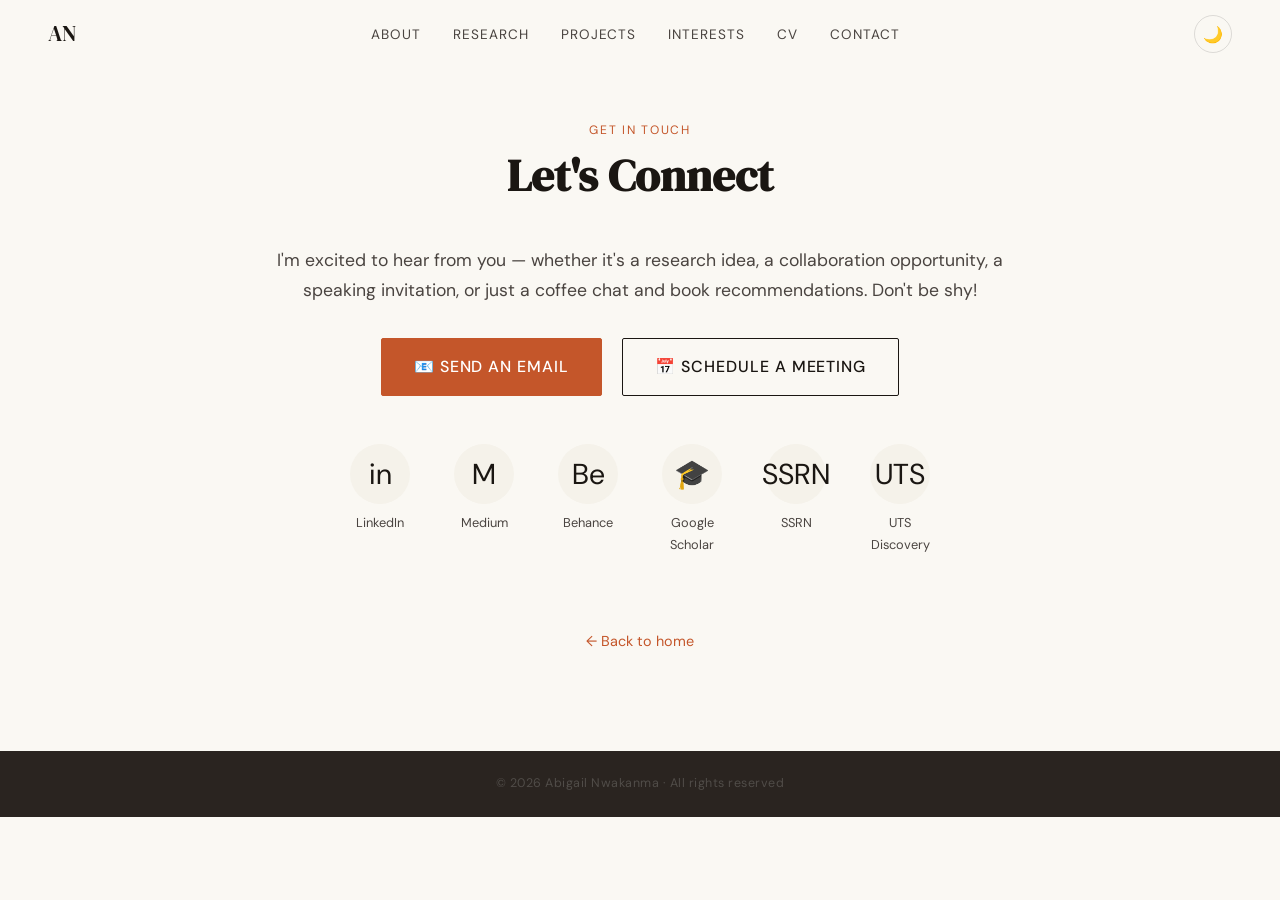
<file: contact.html>
<!DOCTYPE html>
<html lang="en">
<head>
  <meta charset="UTF-8" />
  <meta name="viewport" content="width=device-width, initial-scale=1.0" />
  <title>Contact — Abigail Nwakanma</title>
  <link rel="stylesheet" href="style.css" />
  <link href="https://fonts.googleapis.com/css2?family=DM+Serif+Display:ital@0;1&family=DM+Sans:wght@300;400;500&display=swap" rel="stylesheet" />
  <style>
    /* additional inline styles for icon grid (non-list) */
    .social-grid {
      display: flex;
      flex-wrap: wrap;
      justify-content: center;
      gap: 24px;
      margin: 32px 0;
    }
    .social-icon {
      display: flex;
      flex-direction: column;
      align-items: center;
      text-decoration: none;
      color: var(--ink);
      transition: transform 0.2s;
      width: 80px;
    }
    .social-icon:hover {
      transform: translateY(-4px);
    }
    .social-icon .icon-circle {
      width: 60px;
      height: 60px;
      background: var(--warm-white);
      border-radius: 50%;
      display: flex;
      align-items: center;
      justify-content: center;
      font-size: 1.8rem;
      margin-bottom: 8px;
      border: 1px solid var(--border);
      transition: background 0.2s;
    }
    .social-icon:hover .icon-circle {
      background: var(--accent-pale);
      border-color: var(--accent);
    }
    .social-icon span:last-child {
      font-size: 0.8rem;
      color: var(--ink-soft);
    }
    .btn-large {
      padding: 14px 32px;
      font-size: 1rem;
    }
    .back-link {
      display: inline-block;
      margin-top: 40px;
      color: var(--accent);
      text-decoration: none;
      font-size: 0.9rem;
    }
    .back-link:hover {
      text-decoration: underline;
    }
  </style>
</head>
<body>

<nav id="navbar">
  <a href="index.html" class="nav-logo">AN</a>
  <ul class="nav-links">
    <li><a href="index.html">About</a></li>
    <li><a href="research.html">Research</a></li>
    <li><a href="projects.html">Projects</a></li>
    <li><a href="interests.html">Interests</a></li>
    <li><a href="cv.html">CV</a></li>
    <li><a href="contact.html">Contact</a></li>
  </ul>
  <div class="nav-right">
    <button class="theme-toggle" id="themeToggle"><span class="theme-icon" id="themeIcon">🌙</span></button>
    <button class="nav-toggle" onclick="toggleMenu()"><span></span><span></span><span></span></button>
  </div>
</nav>

<div class="mobile-menu" id="mobileMenu">
  <a href="index.html" onclick="toggleMenu()">About</a>
  <a href="research.html" onclick="toggleMenu()">Research</a>
  <a href="projects.html" onclick="toggleMenu()">Projects</a>
  <a href="interests.html" onclick="toggleMenu()">Interests</a>
  <a href="cv.html" onclick="toggleMenu()">CV</a>
  <a href="contact.html" onclick="toggleMenu()">Contact</a>
</div>

<section class="section" style="padding-top: 120px; text-align: center;">
  <div class="container" style="max-width: 800px;">
    <div class="section-label">Get in Touch</div>
    <h1 class="section-title">Let's Connect</h1>
    
    <p style="font-size: 1.1rem; color: var(--ink-soft); margin-bottom: 32px;">
      I'm excited to hear from you — whether it's a research idea, a collaboration opportunity, 
      a speaking invitation, or just a coffee chat and book recommendations. Don't be shy!
    </p>

    <div style="display: flex; gap: 20px; justify-content: center; flex-wrap: wrap; margin-bottom: 48px;">
      <a href="mailto:abigailnwakanma5@gmail.com" class="btn-primary btn-large">📧 Send an email</a>
      <a href="https://calendly.com/abigailnwakanma5/30min" class="btn-secondary btn-large" id="scheduleBtn">📅 Schedule a meeting</a>
    </div>

    <div class="social-grid">
      <a href="#" target="_blank" class="social-icon">
        <div class="icon-circle">in</div>
        <span>LinkedIn</span>
      </a>
      <a href="#" target="_blank" class="social-icon">
        <div class="icon-circle">M</div>
        <span>Medium</span>
      </a>
      <a href="#" target="_blank" class="social-icon">
        <div class="icon-circle">Be</div>
        <span>Behance</span>
      </a>
      <a href="#" target="_blank" class="social-icon">
        <div class="icon-circle">🎓</div>
        <span>Google Scholar</span>
      </a>
      <a href="#" target="_blank" class="social-icon">
        <div class="icon-circle">SSRN</div>
        <span>SSRN</span>
      </a>
      <a href="#" target="_blank" class="social-icon">
        <div class="icon-circle">UTS</div>
        <span>UTS Discovery</span>
      </a>
    </div>

    <a href="index.html" class="back-link">← Back to home</a>
  </div>
</section>

<footer><p>© 2026 Abigail Nwakanma · All rights reserved</p></footer>

<script src="script.js"></script>
<script>
  // Placeholder for scheduling – replace with your Calendly link
  document.getElementById('scheduleBtn')?.addEventListener('click', (e) => {
    e.preventDefault();
    alert('https://calendly.com/abigailnwakanma5/30min');
    // window.open('https://calendly.com/your-link', '_blank');
  });
</script>
</body>
</html>
</file>
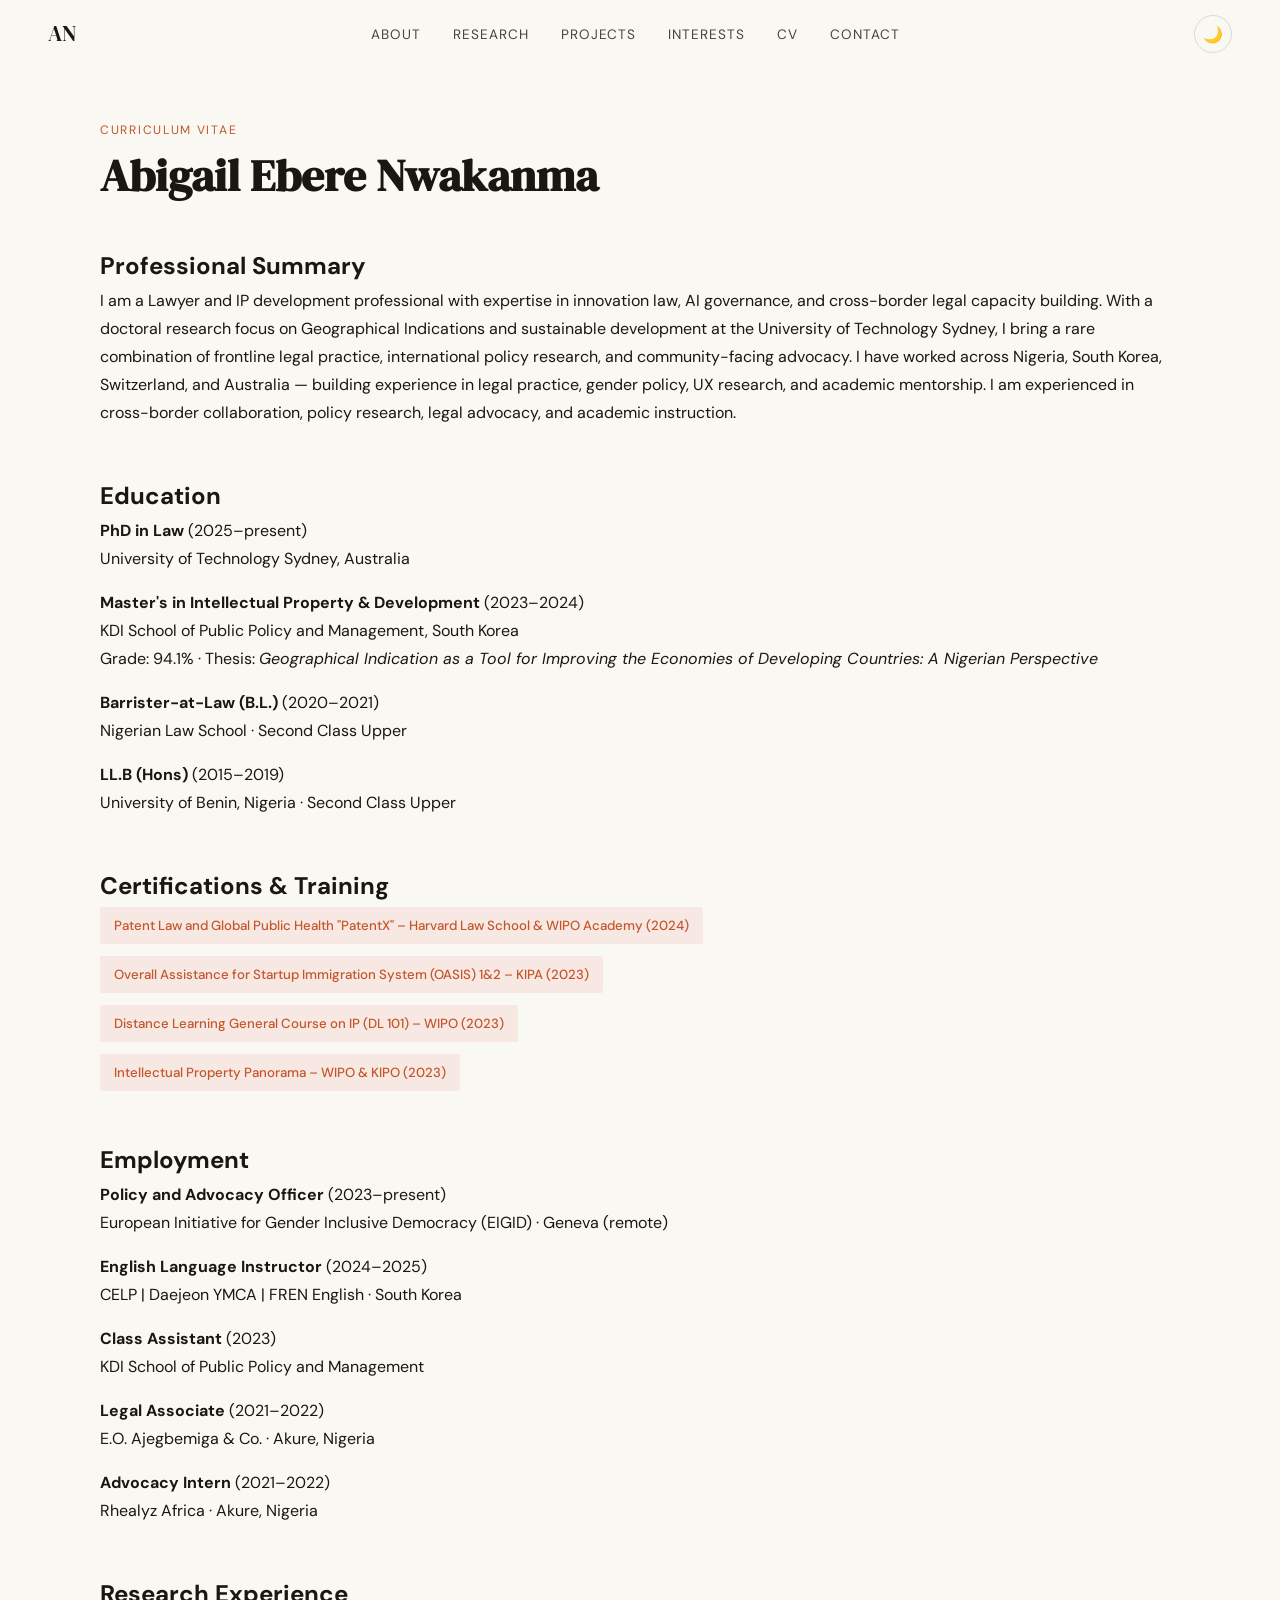
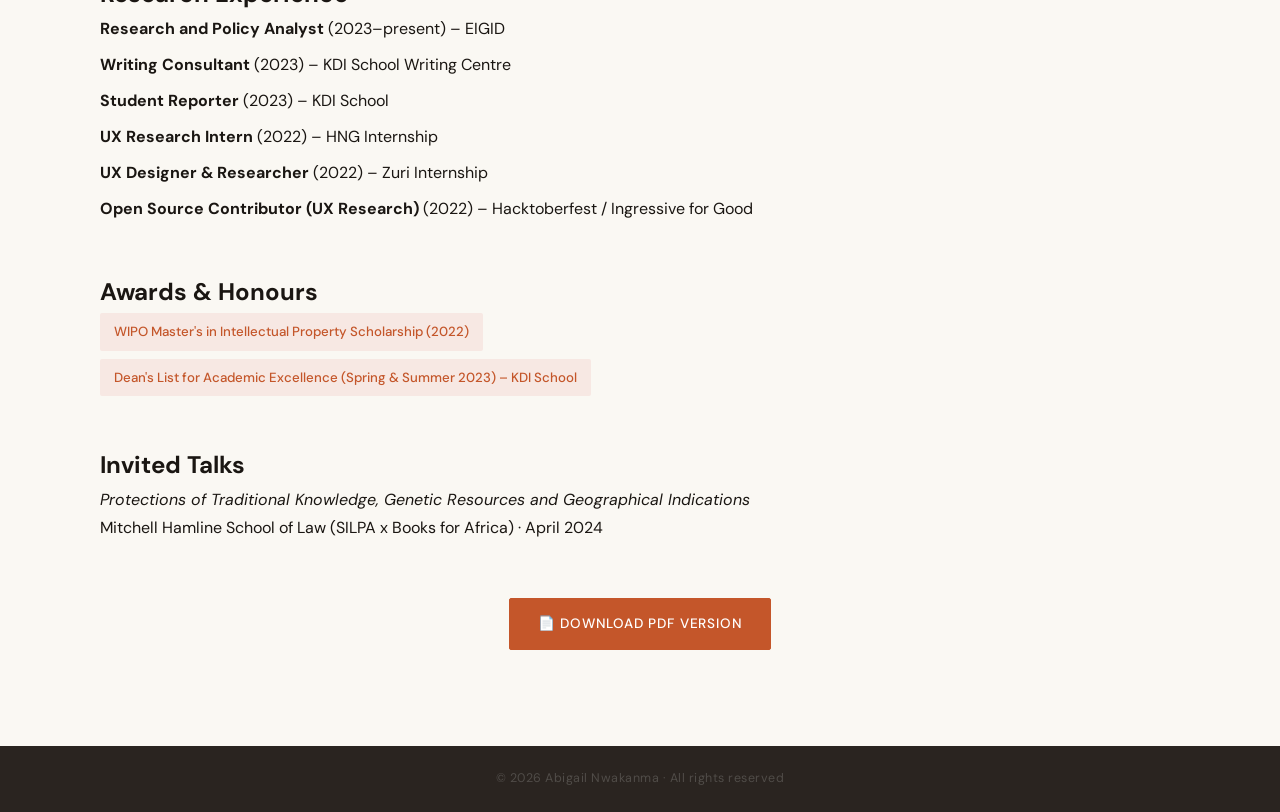
<file: cv.html>
<!DOCTYPE html>
<html lang="en">
<head>
  <meta charset="UTF-8" />
  <meta name="viewport" content="width=device-width, initial-scale=1.0" />
  <title>CV — Abigail Nwakanma</title>
  <link rel="stylesheet" href="style.css" />
  <link href="https://fonts.googleapis.com/css2?family=DM+Serif+Display:ital@0;1&family=DM+Sans:wght@300;400;500&display=swap" rel="stylesheet" />
</head>
<body>

<nav id="navbar">
  <a href="index.html" class="nav-logo">AN</a>
  <ul class="nav-links">
    <li><a href="index.html">About</a></li>
    <li><a href="research.html">Research</a></li>
    <li><a href="projects.html">Projects</a></li>
    <li><a href="interests.html">Interests</a></li>
    <li><a href="cv.html">CV</a></li>
    <li><a href="contact.html">Contact</a></li>
  </ul>
  <div class="nav-right">
    <button class="theme-toggle" id="themeToggle"><span class="theme-icon" id="themeIcon">🌙</span></button>
    <button class="nav-toggle" onclick="toggleMenu()"><span></span><span></span><span></span></button>
  </div>
</nav>

<div class="mobile-menu" id="mobileMenu">
  <a href="index.html" onclick="toggleMenu()">About</a>
  <a href="research.html" onclick="toggleMenu()">Research</a>
  <a href="projects.html" onclick="toggleMenu()">Projects</a>
  <a href="interests.html" onclick="toggleMenu()">Interests</a>
  <a href="cv.html" onclick="toggleMenu()">CV</a>
  <a href="contact.html" onclick="toggleMenu()">Contact</a>
</div>

<section class="section" style="padding-top: 120px;">
  <div class="container">
    <div class="section-label">Curriculum Vitae</div>
    <h1 class="section-title">Abigail Ebere Nwakanma</h1>

    <!-- Professional Summary -->
    <div class="cv-summary">
      <h2 class="cv-section-heading">Professional Summary</h2>
      <p>
        I am a Lawyer and IP development professional with expertise in innovation law, AI governance,
        and cross-border legal capacity building. With a doctoral research focus on Geographical
        Indications and sustainable development at the University of Technology Sydney, I bring
        a rare combination of frontline legal practice, international policy research, and
        community-facing advocacy. I have worked across Nigeria, South Korea, Switzerland, and
        Australia — building experience in legal practice, gender policy, UX research, and
        academic mentorship. I am experienced in cross-border collaboration, policy research,
        legal advocacy, and academic instruction.
      </p>
    </div>

    <!-- Education -->
    <div style="margin-top: 48px;">
      <h2 class="cv-section-heading">Education</h2>
      <div class="cv-entry">
        <div><strong>PhD in Law</strong> (2025–present)<br>University of Technology Sydney, Australia</div>
        <div style="margin-top: 16px;"><strong>Master's in Intellectual Property &amp; Development</strong> (2023–2024)<br>KDI School of Public Policy and Management, South Korea<br>Grade: 94.1% · Thesis: <em>Geographical Indication as a Tool for Improving the Economies of Developing Countries: A Nigerian Perspective</em></div>
        <div style="margin-top: 16px;"><strong>Barrister-at-Law (B.L.)</strong> (2020–2021)<br>Nigerian Law School · Second Class Upper</div>
        <div style="margin-top: 16px;"><strong>LL.B (Hons)</strong> (2015–2019)<br>University of Benin, Nigeria · Second Class Upper</div>
      </div>
    </div>

    <!-- Certifications -->
    <div style="margin-top: 48px;">
      <h2 class="cv-section-heading">Certifications &amp; Training</h2>
      <ul class="tag-list" style="flex-direction: column; gap: 12px;">
        <li>Patent Law and Global Public Health "PatentX" – Harvard Law School &amp; WIPO Academy (2024)</li>
        <li>Overall Assistance for Startup Immigration System (OASIS) 1&amp;2 – KIPA (2023)</li>
        <li>Distance Learning General Course on IP (DL 101) – WIPO (2023)</li>
        <li>Intellectual Property Panorama – WIPO &amp; KIPO (2023)</li>
      </ul>
    </div>

    <!-- Employment -->
    <div style="margin-top: 48px;">
      <h2 class="cv-section-heading">Employment</h2>
      <div class="cv-entry">
        <div><strong>Policy and Advocacy Officer</strong> (2023–present)<br>European Initiative for Gender Inclusive Democracy (EIGID) · Geneva (remote)</div>
        <div style="margin-top: 16px;"><strong>English Language Instructor</strong> (2024–2025)<br>CELP | Daejeon YMCA | FREN English · South Korea</div>
        <div style="margin-top: 16px;"><strong>Class Assistant</strong> (2023)<br>KDI School of Public Policy and Management</div>
        <div style="margin-top: 16px;"><strong>Legal Associate</strong> (2021–2022)<br>E.O. Ajegbemiga &amp; Co. · Akure, Nigeria</div>
        <div style="margin-top: 16px;"><strong>Advocacy Intern</strong> (2021–2022)<br>Rhealyz Africa · Akure, Nigeria</div>
      </div>
    </div>

    <!-- Research Experience -->
    <div style="margin-top: 48px;">
      <h2 class="cv-section-heading">Research Experience</h2>
      <div class="cv-entry">
        <div><strong>Research and Policy Analyst</strong> (2023–present) – EIGID</div>
        <div style="margin-top:8px;"><strong>Writing Consultant</strong> (2023) – KDI School Writing Centre</div>
        <div style="margin-top:8px;"><strong>Student Reporter</strong> (2023) – KDI School</div>
        <div style="margin-top:8px;"><strong>UX Research Intern</strong> (2022) – HNG Internship</div>
        <div style="margin-top:8px;"><strong>UX Designer &amp; Researcher</strong> (2022) – Zuri Internship</div>
        <div style="margin-top:8px;"><strong>Open Source Contributor (UX Research)</strong> (2022) – Hacktoberfest / Ingressive for Good</div>
      </div>
    </div>

    <!-- Awards -->
    <div style="margin-top: 48px;">
      <h2 class="cv-section-heading">Awards &amp; Honours</h2>
      <ul class="tag-list" style="flex-direction: column; gap: 8px;">
        <li>WIPO Master's in Intellectual Property Scholarship (2022)</li>
        <li>Dean's List for Academic Excellence (Spring &amp; Summer 2023) – KDI School</li>
      </ul>
    </div>

    <!-- Invited Talks -->
    <div style="margin-top: 48px;">
      <h2 class="cv-section-heading">Invited Talks</h2>
      <div class="cv-entry">
        <em>Protections of Traditional Knowledge, Genetic Resources and Geographical Indications</em><br>
        Mitchell Hamline School of Law (SILPA x Books for Africa) · April 2024
      </div>
    </div>

    <!-- Download -->
    <div style="margin-top: 56px; text-align: center;">
      <a href="Nwakanma_Abigail_Comprehensive Academic CV.pdf" class="btn-primary" style="text-decoration: none;" download>📄 Download PDF version</a>
    </div>
  </div>
</section>

<footer><p>© 2026 Abigail Nwakanma · All rights reserved</p></footer>
<script src="script.js"></script>
</body>
</html>
</file>
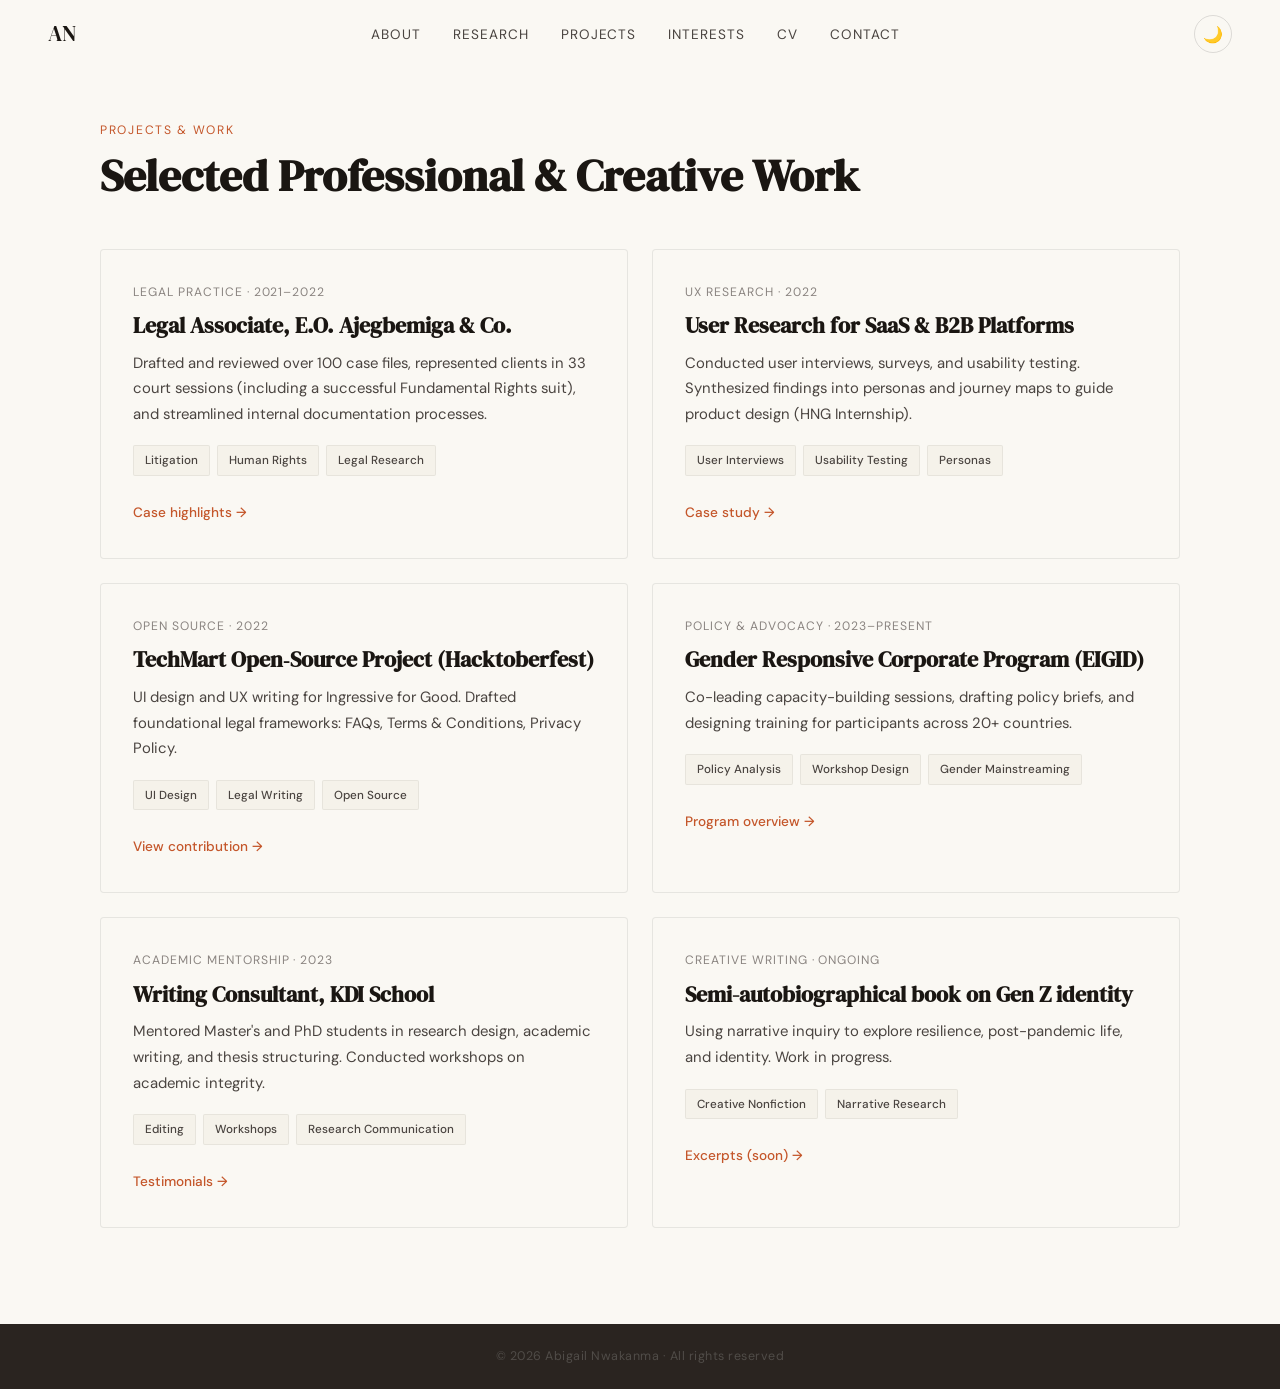
<file: projects.html>
<!DOCTYPE html>
<html lang="en">
<head>
  <meta charset="UTF-8" />
  <meta name="viewport" content="width=device-width, initial-scale=1.0" />
  <title>Projects — Abigail Nwakanma</title>
  <link rel="stylesheet" href="style.css" />
  <link href="https://fonts.googleapis.com/css2?family=DM+Serif+Display:ital@0;1&family=DM+Sans:wght@300;400;500&display=swap" rel="stylesheet" />
</head>
<body>

<nav id="navbar">
  <a href="index.html" class="nav-logo">AN</a>
  <ul class="nav-links">
    <li><a href="index.html">About</a></li>
    <li><a href="research.html">Research</a></li>
    <li><a href="projects.html">Projects</a></li>
    <li><a href="interests.html">Interests</a></li>
    <li><a href="cv.html">CV</a></li>
    <li><a href="contact.html">Contact</a></li>
  </ul>
  <div class="nav-right">
    <button class="theme-toggle" id="themeToggle"><span class="theme-icon" id="themeIcon">🌙</span></button>
    <button class="nav-toggle" onclick="toggleMenu()"><span></span><span></span><span></span></button>
  </div>
</nav>

<div class="mobile-menu" id="mobileMenu">
  <a href="index.html" onclick="toggleMenu()">About</a>
  <a href="research.html" onclick="toggleMenu()">Research</a>
  <a href="projects.html" onclick="toggleMenu()">Projects</a>
  <a href="interests.html" onclick="toggleMenu()">Interests</a>
  <a href="cv.html" onclick="toggleMenu()">CV</a>
  <a href="contact.html" onclick="toggleMenu()">Contact</a>
</div>

<section class="section" style="padding-top: 120px;">
  <div class="container">
    <div class="section-label">Projects & Work</div>
    <h1 class="section-title">Selected Professional & Creative Work</h1>

    <div class="projects-grid" style="margin-top: 48px;">

      <!-- Legal -->
      <div class="project-card fade-in">
        <div class="project-meta">Legal Practice · 2021–2022</div>
        <h3 class="project-title">Legal Associate, E.O. Ajegbemiga & Co.</h3>
        <p class="project-desc">Drafted and reviewed over 100 case files, represented clients in 33 court sessions (including a successful Fundamental Rights suit), and streamlined internal documentation processes.</p>
        <div class="project-tags"><span>Litigation</span><span>Human Rights</span><span>Legal Research</span></div>
        <a href="#" class="project-link">Case highlights →</a>
      </div>

      <!-- UX Research -->
      <div class="project-card fade-in">
        <div class="project-meta">UX Research · 2022</div>
        <h3 class="project-title">User Research for SaaS & B2B Platforms</h3>
        <p class="project-desc">Conducted user interviews, surveys, and usability testing. Synthesized findings into personas and journey maps to guide product design (HNG Internship).</p>
        <div class="project-tags"><span>User Interviews</span><span>Usability Testing</span><span>Personas</span></div>
        <a href="#" class="project-link">Case study →</a>
      </div>

      <!-- Open Source + Legal Writing -->
      <div class="project-card fade-in">
        <div class="project-meta">Open Source · 2022</div>
        <h3 class="project-title">TechMart Open‑Source Project (Hacktoberfest)</h3>
        <p class="project-desc">UI design and UX writing for Ingressive for Good. Drafted foundational legal frameworks: FAQs, Terms & Conditions, Privacy Policy.</p>
        <div class="project-tags"><span>UI Design</span><span>Legal Writing</span><span>Open Source</span></div>
        <a href="#" class="project-link">View contribution →</a>
      </div>

      <!-- Gender Policy & Advocacy -->
      <div class="project-card fade-in">
        <div class="project-meta">Policy & Advocacy · 2023–present</div>
        <h3 class="project-title">Gender Responsive Corporate Program (EIGID)</h3>
        <p class="project-desc">Co-leading capacity-building sessions, drafting policy briefs, and designing training for participants across 20+ countries.</p>
        <div class="project-tags"><span>Policy Analysis</span><span>Workshop Design</span><span>Gender Mainstreaming</span></div>
        <a href="#" class="project-link">Program overview →</a>
      </div>

      <!-- Writing Consultant -->
      <div class="project-card fade-in">
        <div class="project-meta">Academic Mentorship · 2023</div>
        <h3 class="project-title">Writing Consultant, KDI School</h3>
        <p class="project-desc">Mentored Master's and PhD students in research design, academic writing, and thesis structuring. Conducted workshops on academic integrity.</p>
        <div class="project-tags"><span>Editing</span><span>Workshops</span><span>Research Communication</span></div>
        <a href="#" class="project-link">Testimonials →</a>
      </div>

      <!-- Book in progress -->
      <div class="project-card fade-in">
        <div class="project-meta">Creative Writing · Ongoing</div>
        <h3 class="project-title">Semi-autobiographical book on Gen Z identity</h3>
        <p class="project-desc">Using narrative inquiry to explore resilience, post-pandemic life, and identity. Work in progress.</p>
        <div class="project-tags"><span>Creative Nonfiction</span><span>Narrative Research</span></div>
        <a href="#" class="project-link">Excerpts (soon) →</a>
      </div>

    </div>
  </div>
</section>

<footer><p>© 2026 Abigail Nwakanma · All rights reserved</p></footer>

<script src="script.js"></script>
</body>
</html>
</file>
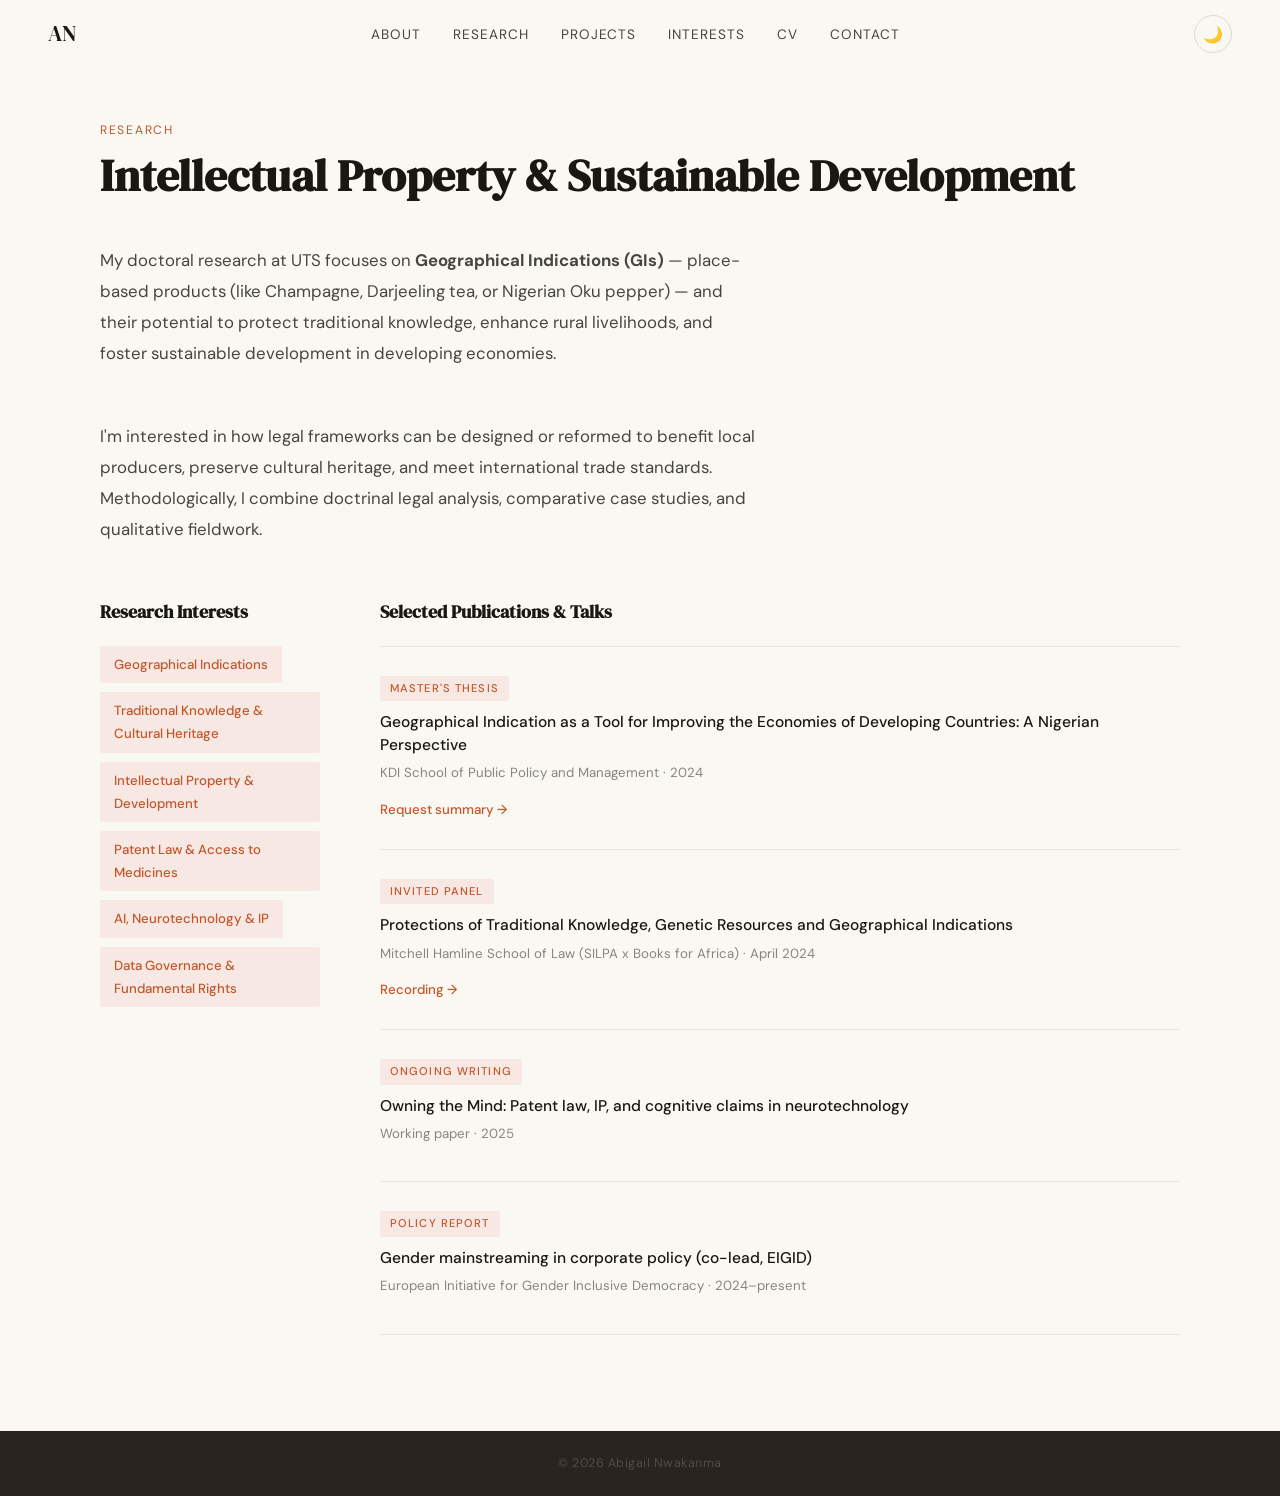
<file: research.html>
<!DOCTYPE html>
<html lang="en">
<head>
  <meta charset="UTF-8" />
  <meta name="viewport" content="width=device-width, initial-scale=1.0" />
  <title>Research — Abigail Nwakanma</title>
  <link rel="stylesheet" href="style.css" />
  <link href="https://fonts.googleapis.com/css2?family=DM+Serif+Display:ital@0;1&family=DM+Sans:wght@300;400;500&display=swap" rel="stylesheet" />
</head>
<body>
  <nav id="navbar">
    <a href="index.html" class="nav-logo">AN</a>
    <ul class="nav-links">
      <li><a href="index.html">About</a></li>
      <li><a href="research.html">Research</a></li>
      <li><a href="projects.html">Projects</a></li>
      <li><a href="interests.html">Interests</a></li>
      <li><a href="cv.html">CV</a></li>
      <li><a href="contact.html">Contact</a></li>
    </ul>
    <div class="nav-right">
      <button class="theme-toggle" id="themeToggle"><span class="theme-icon">🌙</span></button>
      <button class="nav-toggle" onclick="toggleMenu()"><span></span><span></span><span></span></button>
    </div>
  </nav>
  <div class="mobile-menu" id="mobileMenu">
    <a href="index.html" onclick="toggleMenu()">About</a>
    <a href="research.html" onclick="toggleMenu()">Research</a>
    <a href="projects.html" onclick="toggleMenu()">Projects</a>
    <a href="interests.html" onclick="toggleMenu()">Interests</a>
    <a href="cv.html" onclick="toggleMenu()">CV</a>
    <a href="contact.html" onclick="toggleMenu()">Contact</a>
  </div>

  <section class="section" style="padding-top: 120px;">
    <div class="container">
      <div class="section-label">Research</div>
      <h1 class="section-title">Intellectual Property & Sustainable Development</h1>
      <div class="research-intro">
        <p>My doctoral research at UTS focuses on <strong>Geographical Indications (GIs)</strong> — place-based products (like Champagne, Darjeeling tea, or Nigerian Oku pepper) — and their potential to protect traditional knowledge, enhance rural livelihoods, and foster sustainable development in developing economies.</p>
        <p>I'm interested in how legal frameworks can be designed or reformed to benefit local producers, preserve cultural heritage, and meet international trade standards. Methodologically, I combine doctrinal legal analysis, comparative case studies, and qualitative fieldwork.</p>
      </div>

      <div class="research-grid" style="margin-top: 48px;">
        <div class="research-interests">
          <h3>Research Interests</h3>
          <ul class="tag-list">
            <li>Geographical Indications</li>
            <li>Traditional Knowledge & Cultural Heritage</li>
            <li>Intellectual Property & Development</li>
            <li>Patent Law & Access to Medicines</li>
            <li>AI, Neurotechnology & IP</li>
            <li>Data Governance & Fundamental Rights</li>
          </ul>
        </div>
        <div class="publications">
          <h3>Selected Publications & Talks</h3>
          <div class="pub-item">
            <span class="pub-type">Master's Thesis</span>
            <h4>Geographical Indication as a Tool for Improving the Economies of Developing Countries: A Nigerian Perspective</h4>
            <p class="pub-meta">KDI School of Public Policy and Management · 2024</p>
            <a href="#" class="pub-link">Request summary →</a>
          </div>
          <div class="pub-item">
            <span class="pub-type">Invited Panel</span>
            <h4>Protections of Traditional Knowledge, Genetic Resources and Geographical Indications</h4>
            <p class="pub-meta">Mitchell Hamline School of Law (SILPA x Books for Africa) · April 2024</p>
            <a href="#" class="pub-link">Recording →</a>
          </div>
          <div class="pub-item">
            <span class="pub-type">Ongoing Writing</span>
            <h4>Owning the Mind: Patent law, IP, and cognitive claims in neurotechnology</h4>
            <p class="pub-meta">Working paper · 2025</p>
          </div>
          <div class="pub-item">
            <span class="pub-type">Policy Report</span>
            <h4>Gender mainstreaming in corporate policy (co-lead, EIGID)</h4>
            <p class="pub-meta">European Initiative for Gender Inclusive Democracy · 2024–present</p>
          </div>
        </div>
      </div>
    </div>
  </section>

  <footer><p>© 2026 Abigail Nwakanma</p></footer>
  <script src="script.js"></script>
</body>
</html>
</file>
<file: style.css>
/* =====================================================
   Abigail Nwakanma — Personal Website
   Style: Refined editorial, warm & confident
   Fonts: DM Serif Display + DM Sans
   ===================================================== */

/* --- Reset & Variables --- */
*, *::before, *::after { box-sizing: border-box; margin: 0; padding: 0; }

:root {
  --cream:        #FAF8F3;
  --warm-white:   #F5F2EA;
  --ink:          #1A1612;
  --ink-soft:     #4A4440;
  --ink-muted:    #8A8480;
  --accent:       #C4562A;
  --accent-light: #E8856A;
  --accent-pale:  #F7E8E3;
  --dark:         #16120F;
  --dark-soft:    #2A2420;
  --font-display: 'DM Serif Display', Georgia, serif;
  --font-body:    'DM Sans', sans-serif;
  --max-w:        1080px;
  --nav-h:        68px;
  --side-pad:     48px;
}

html { scroll-behavior: smooth; }

body {
  font-family: var(--font-body);
  background: var(--cream);
  color: var(--ink);
  font-size: 16px;
  line-height: 1.75;
  -webkit-font-smoothing: antialiased;
}

img { display: block; max-width: 100%; }
a   { color: inherit; }

/* --- Navigation --- */
#navbar {
  position: fixed;
  top: 0; left: 0; right: 0;
  height: var(--nav-h);
  display: flex;
  align-items: center;
  justify-content: space-between;
  padding: 0 var(--side-pad);
  z-index: 200;
  transition: background .3s, box-shadow .3s;
}
#navbar.scrolled {
  background: rgba(250,248,243,0.96);
  backdrop-filter: blur(8px);
  box-shadow: 0 1px 0 rgba(0,0,0,0.08);
}

.nav-logo {
  font-family: var(--font-display);
  font-size: 1.35rem;
  color: var(--ink);
  text-decoration: none;
  letter-spacing: .02em;
  flex-shrink: 0;
}

.nav-links {
  list-style: none;
  display: flex;
  gap: 32px;
}
.nav-links a {
  text-decoration: none;
  color: var(--ink-soft);
  font-size: .85rem;
  font-weight: 400;
  letter-spacing: .07em;
  text-transform: uppercase;
  transition: color .2s;
}
.nav-links a:hover { color: var(--accent); }

/* nav-right groups theme toggle + hamburger */
.nav-right {
  display: flex;
  align-items: center;
  gap: 8px;
}

/* Theme toggle button */
.theme-toggle {
  background: none;
  border: 1px solid rgba(0,0,0,0.12);
  border-radius: 20px;
  width: 38px;
  height: 38px;
  display: flex;
  align-items: center;
  justify-content: center;
  cursor: pointer;
  font-size: 1rem;
  transition: border-color .2s, background .2s, transform .2s;
  flex-shrink: 0;
}
.theme-toggle:hover {
  border-color: var(--accent);
  background: var(--accent-pale);
  transform: rotate(12deg);
}

/* Hamburger button */
.nav-toggle {
  display: none;
  flex-direction: column;
  gap: 5px;
  background: none;
  border: none;
  cursor: pointer;
  padding: 4px;
}
.nav-toggle span {
  display: block;
  width: 22px;
  height: 2px;
  background: var(--ink);
  border-radius: 2px;
  transition: transform .2s, opacity .2s;
}

/* Mobile dropdown */
.mobile-menu {
  display: none;
  position: fixed;
  top: var(--nav-h);
  left: 0; right: 0;
  background: rgba(250,248,243,0.98);
  backdrop-filter: blur(8px);
  padding: 20px var(--side-pad) 28px;
  border-bottom: 1px solid rgba(0,0,0,0.08);
  z-index: 199;
  flex-direction: column;
  gap: 18px;
  box-shadow: 0 8px 24px rgba(0,0,0,0.06);
}
.mobile-menu.open { display: flex; }
.mobile-menu a {
  text-decoration: none;
  color: var(--ink);
  font-size: 1rem;
  font-weight: 400;
  letter-spacing: .06em;
  text-transform: uppercase;
}

/* --- Hero --- */
.hero {
  min-height: 100vh;
  padding: calc(var(--nav-h) + 64px) var(--side-pad) 80px;
  display: flex;
  flex-direction: column;
  justify-content: center;
  position: relative;
  overflow: hidden;
}
.hero::before {
  content: '';
  position: absolute;
  top: 0; right: 0;
  width: 45%;
  height: 100%;
  background: radial-gradient(ellipse at 80% 30%, var(--accent-pale) 0%, transparent 68%);
  pointer-events: none;
}

.hero-inner {
  max-width: var(--max-w);
  margin: 0 auto;
  width: 100%;
  display: grid;
  grid-template-columns: 1fr 360px;
  gap: 72px;
  align-items: center;
  position: relative;
}

.hero-greeting {
  display: block;
  font-size: .82rem;
  font-weight: 400;
  letter-spacing: .12em;
  text-transform: uppercase;
  color: var(--accent);
  margin-bottom: 14px;
}
.hero-name {
  font-family: var(--font-display);
  font-size: clamp(2.8rem, 5.5vw, 5rem);
  line-height: 1.05;
  color: var(--ink);
  margin-bottom: 18px;
}
.hero-name em {
  font-style: italic;
  color: var(--accent);
}
.hero-roles {
  font-size: .88rem;
  font-weight: 300;
  letter-spacing: .08em;
  text-transform: uppercase;
  color: var(--ink-muted);
  margin-bottom: 26px;
}
.hero-bio {
  font-size: 1.02rem;
  color: var(--ink-soft);
  max-width: 520px;
  margin-bottom: 14px;
}
.hero-cta {
  display: flex;
  gap: 14px;
  margin-top: 32px;
  flex-wrap: wrap;
}

.btn-primary, .btn-secondary {
  display: inline-block;
  padding: 13px 28px;
  font-family: var(--font-body);
  font-size: .85rem;
  font-weight: 500;
  letter-spacing: .06em;
  text-transform: uppercase;
  text-decoration: none;
  border-radius: 2px;
  transition: background .2s, color .2s, transform .2s;
  white-space: nowrap;
}
.btn-primary {
  background: var(--accent);
  color: #fff;
  border: 1px solid var(--accent);
}
.btn-primary:hover  { background: var(--ink); border-color: var(--ink); transform: translateY(-1px); }
.btn-secondary {
  background: transparent;
  color: var(--ink);
  border: 1px solid var(--ink);
}
.btn-secondary:hover { background: var(--ink); color: var(--cream); transform: translateY(-1px); }

/* Photo */
.hero-photo { position: relative; }
.photo-frame {
  width: 100%;
  aspect-ratio: 3/4;
  border-radius: 4px;
  overflow: hidden;
  background: var(--warm-white);
  border: 1px solid rgba(0,0,0,0.08);
  position: relative;
}
.photo-frame img {
  width: 100%; height: 100%;
  object-fit: cover;
  position: absolute; inset: 0;
}
.photo-placeholder {
  position: absolute; inset: 0;
  display: flex;
  align-items: center;
  justify-content: center;
  font-family: var(--font-display);
  font-size: 3rem;
  color: var(--ink-muted);
  letter-spacing: .06em;
}
.photo-accent {
  position: absolute;
  bottom: -14px; right: -14px;
  width: 55%; height: 55%;
  border: 2px solid var(--accent-light);
  border-radius: 4px;
  z-index: -1;
  pointer-events: none;
}

/* --- Sections shared --- */
.section     { padding: 96px var(--side-pad); }
.section-alt { background: var(--warm-white); }
.section-dark{ background: var(--dark); }

.container {
  max-width: var(--max-w);
  margin: 0 auto;
  width: 100%;
}

.section-label {
  font-size: .76rem;
  font-weight: 400;
  letter-spacing: .14em;
  text-transform: uppercase;
  color: var(--accent);
  margin-bottom: 10px;
}
.section-label.light { color: var(--accent-light); }

.section-title {
  font-family: var(--font-display);
  font-size: clamp(1.9rem, 3.5vw, 3rem);
  line-height: 1.1;
  margin-bottom: 44px;
  color: var(--ink);
}
.section-title.light { color: var(--cream); }

/* --- Research --- */
.research-intro p {
  font-size: 1.05rem;
  color: var(--ink-soft);
  max-width: 660px;
  margin-bottom: 52px;
  line-height: 1.85;
}
.research-grid {
  display: grid;
  grid-template-columns: 220px 1fr;
  gap: 60px;
  align-items: start;
}
.research-interests h3,
.publications h3 {
  font-family: var(--font-display);
  font-size: 1.1rem;
  margin-bottom: 18px;
  color: var(--ink);
}
.tag-list {
  list-style: none;
  display: flex;
  flex-direction: column;
  gap: 9px;
}
.tag-list li {
  display: inline-block;
  padding: 7px 14px;
  background: var(--accent-pale);
  color: var(--accent);
  font-size: .83rem;
  font-weight: 500;
  border-radius: 2px;
  width: fit-content;
}
.pub-item {
  padding: 26px 0;
  border-bottom: 1px solid rgba(0,0,0,0.08);
}
.pub-item:first-of-type { border-top: 1px solid rgba(0,0,0,0.08); }
.pub-type {
  display: inline-block;
  font-size: .7rem;
  font-weight: 500;
  letter-spacing: .1em;
  text-transform: uppercase;
  color: var(--accent);
  background: var(--accent-pale);
  padding: 3px 10px;
  border-radius: 2px;
  margin-bottom: 10px;
}
.pub-item h4 {
  font-size: .97rem;
  font-weight: 500;
  margin-bottom: 5px;
  line-height: 1.45;
}
.pub-meta  { font-size: .83rem; color: var(--ink-muted); margin-bottom: 10px; }
.pub-link  { font-size: .83rem; color: var(--accent); text-decoration: none; font-weight: 500; transition: color .2s; }
.pub-link:hover { color: var(--ink); }
.pub-note  { font-size: .83rem; color: var(--ink-muted); font-style: italic; margin-top: 22px; }

/* --- Projects --- */
.projects-grid {
  display: grid;
  grid-template-columns: repeat(2, 1fr);
  gap: 24px;
}
.project-card {
  background: var(--cream);
  border: 1px solid rgba(0,0,0,0.08);
  border-radius: 4px;
  padding: 32px;
  transition: transform .25s, box-shadow .25s;
}
.project-card:hover {
  transform: translateY(-4px);
  box-shadow: 0 14px 40px rgba(0,0,0,0.08);
}
.project-meta  { font-size: .76rem; letter-spacing: .08em; text-transform: uppercase; color: var(--ink-muted); margin-bottom: 10px; }
.project-title { font-family: var(--font-display); font-size: 1.35rem; line-height: 1.2; margin-bottom: 12px; color: var(--ink); }
.project-desc  { font-size: .93rem; color: var(--ink-soft); line-height: 1.72; margin-bottom: 18px; }
.project-tags  { display: flex; flex-wrap: wrap; gap: 7px; margin-bottom: 22px; }
.project-tags span {
  font-size: .73rem;
  font-weight: 500;
  padding: 4px 11px;
  background: var(--warm-white);
  color: var(--ink-soft);
  border-radius: 2px;
  border: 1px solid rgba(0,0,0,0.06);
}
.project-link { font-size: .85rem; color: var(--accent); text-decoration: none; font-weight: 500; transition: color .2s; }
.project-link:hover { color: var(--ink); }
.project-card-ghost {
  border: 1px dashed rgba(0,0,0,0.14);
  background: transparent;
  display: flex; align-items: center; justify-content: center;
  min-height: 180px;
}
.project-card-ghost:hover { transform: none; box-shadow: none; }
.project-ghost-inner { font-size: .85rem; color: var(--ink-muted); font-style: italic; }

/* --- Beyond Research --- */
.beyond-intro {
  font-size: 1.02rem;
  color: var(--ink-soft);
  max-width: 660px;
  line-height: 1.85;
  margin-bottom: 14px;
}
.beyond-intro:last-of-type { margin-bottom: 44px; }

.interests-grid {
  display: grid;
  grid-template-columns: repeat(5, 1fr);
  gap: 16px;
}

.interest-card {
  text-decoration: none;
  color: var(--ink);
  display: flex;
  flex-direction: column;
  gap: 10px;
  transition: transform .25s;
}
.interest-card:hover { transform: translateY(-4px); }

.interest-img {
  position: relative;
  width: 100%;
  aspect-ratio: 4/5;
  border-radius: 4px;
  overflow: hidden;
  display: flex;
  align-items: center;
  justify-content: center;
}
.interest-img img {
  position: absolute; inset: 0;
  width: 100%; height: 100%;
  object-fit: cover;
  transition: transform .4s;
}
.interest-card:hover .interest-img img { transform: scale(1.04); }

.interest-emoji {
  font-size: 2rem;
  line-height: 1;
  position: relative;
  z-index: 1;
  filter: drop-shadow(0 2px 4px rgba(0,0,0,.3));
  transition: opacity .3s;
}
.interest-img img:not([style*="display:none"]) ~ .interest-emoji { opacity: 0; }

.interest-label {
  font-size: .85rem;
  font-weight: 500;
  letter-spacing: .04em;
  text-align: center;
  color: var(--ink-soft);
}

/* --- Contact --- */
.contact-container { max-width: 600px; }
.contact-intro {
  font-size: 1.05rem;
  color: #B0A8A0;
  line-height: 1.85;
  margin-bottom: 44px;
}
.contact-links { display: flex; flex-direction: column; gap: 18px; margin-bottom: 44px; }
.contact-item {
  display: flex;
  align-items: center;
  gap: 14px;
  text-decoration: none;
  color: var(--cream);
  font-size: .97rem;
  font-weight: 300;
  letter-spacing: .02em;
  width: fit-content;
  transition: color .2s;
}
.contact-item:hover { color: var(--accent-light); }
.contact-icon {
  display: flex;
  align-items: center;
  justify-content: center;
  width: 38px; height: 38px;
  border: 1px solid rgba(255,255,255,0.15);
  border-radius: 2px;
  font-size: .85rem;
  flex-shrink: 0;
}
.contact-location {
  font-size: .85rem;
  color: #5A5450;
  border-top: 1px solid rgba(255,255,255,0.07);
  padding-top: 28px;
}
.contact-location strong { color: #8A8480; }

/* --- Footer --- */
footer {
  background: var(--dark-soft);
  text-align: center;
  padding: 22px var(--side-pad);
  font-size: .78rem;
  color: #504C48;
  letter-spacing: .04em;
}

/* --- Scroll Fade-In --- */
.fade-in {
  opacity: 0;
  transform: translateY(22px);
  transition: opacity .65s ease, transform .65s ease;
}
.fade-in.visible { opacity: 1; transform: translateY(0); }

/* =====================================================
   RESPONSIVE BREAKPOINTS
   ===================================================== */

@media (max-width: 960px) {
  :root { --side-pad: 36px; }
  .hero-inner { grid-template-columns: 1fr; gap: 40px; }
  .hero-photo { order: -1; max-width: 260px; margin: 0 auto; }
  .hero-bio { max-width: 100%; }
  .research-grid { grid-template-columns: 1fr; gap: 36px; }
  .interests-grid { grid-template-columns: repeat(3, 1fr); }
}

@media (max-width: 680px) {
  :root { --side-pad: 24px; --nav-h: 60px; }
  .nav-links { display: none; }
  .nav-toggle { display: flex; }
  .hero { padding-top: calc(var(--nav-h) + 40px); padding-bottom: 56px; }
  .hero-name { font-size: 2.6rem; }
  .hero-photo { max-width: 200px; }
  .hero-cta { flex-direction: column; }
  .btn-primary, .btn-secondary { text-align: center; width: 100%; max-width: 280px; }
  .section { padding-top: 72px; padding-bottom: 72px; }
  .projects-grid { grid-template-columns: 1fr; }
  .project-card { padding: 24px; }
  .interests-grid { grid-template-columns: repeat(2, 1fr); gap: 14px; }
}

@media (max-width: 400px) {
  :root { --side-pad: 18px; }
  .hero-name { font-size: 2.2rem; }
  .tag-list { flex-direction: row; flex-wrap: wrap; }
  .tag-list li { font-size: .78rem; }
  .interests-grid { grid-template-columns: repeat(2, 1fr); gap: 10px; }
}

/* =====================================================
   DARK MODE
   ===================================================== */

html.dark {
  --cream:        #1A1714;
  --warm-white:   #221F1B;
  --ink:          #F0EDE6;
  --ink-soft:     #C8C4BC;
  --ink-muted:    #7A7670;
  --accent:       #E8856A;
  --accent-light: #F0A88E;
  --accent-pale:  #2E1E17;
  --dark:         #111009;
  --dark-soft:    #1A1612;
}

html.dark #navbar.scrolled { background: rgba(26,23,20,0.96); }
html.dark .mobile-menu { background: rgba(26,23,20,0.98); }
html.dark .theme-toggle { border-color: rgba(255,255,255,0.12); }
html.dark .theme-toggle:hover { background: var(--accent-pale); border-color: var(--accent); }
html.dark .nav-toggle span { background: var(--ink); }
html.dark .hero::before { background: radial-gradient(ellipse at 80% 30%, rgba(200,80,40,0.12) 0%, transparent 68%); }
html.dark .btn-secondary { color: var(--ink); border-color: rgba(240,237,230,0.4); }
html.dark .btn-secondary:hover { background: var(--ink); color: var(--cream); }
html.dark .btn-primary:hover { background: var(--ink); border-color: var(--ink); }
html.dark .photo-frame { border-color: rgba(255,255,255,0.08); }
html.dark .pub-item { border-bottom-color: rgba(255,255,255,0.08); }
html.dark .pub-item:first-of-type { border-top-color: rgba(255,255,255,0.08); }
html.dark .project-card { border-color: rgba(255,255,255,0.08); }
html.dark .project-card:hover { box-shadow: 0 14px 40px rgba(0,0,0,0.4); }
html.dark .project-tags span { border-color: rgba(255,255,255,0.08); }
html.dark .project-card-ghost { border-color: rgba(255,255,255,0.1); }
html.dark .contact-intro { color: #8A8480; }
html.dark footer { color: #3A3630; }

html, body, #navbar, .mobile-menu,
.section, .hero, .project-card,
.theme-toggle, footer {
  transition: background-color .35s ease, color .35s ease, border-color .35s ease;
}
</file>
